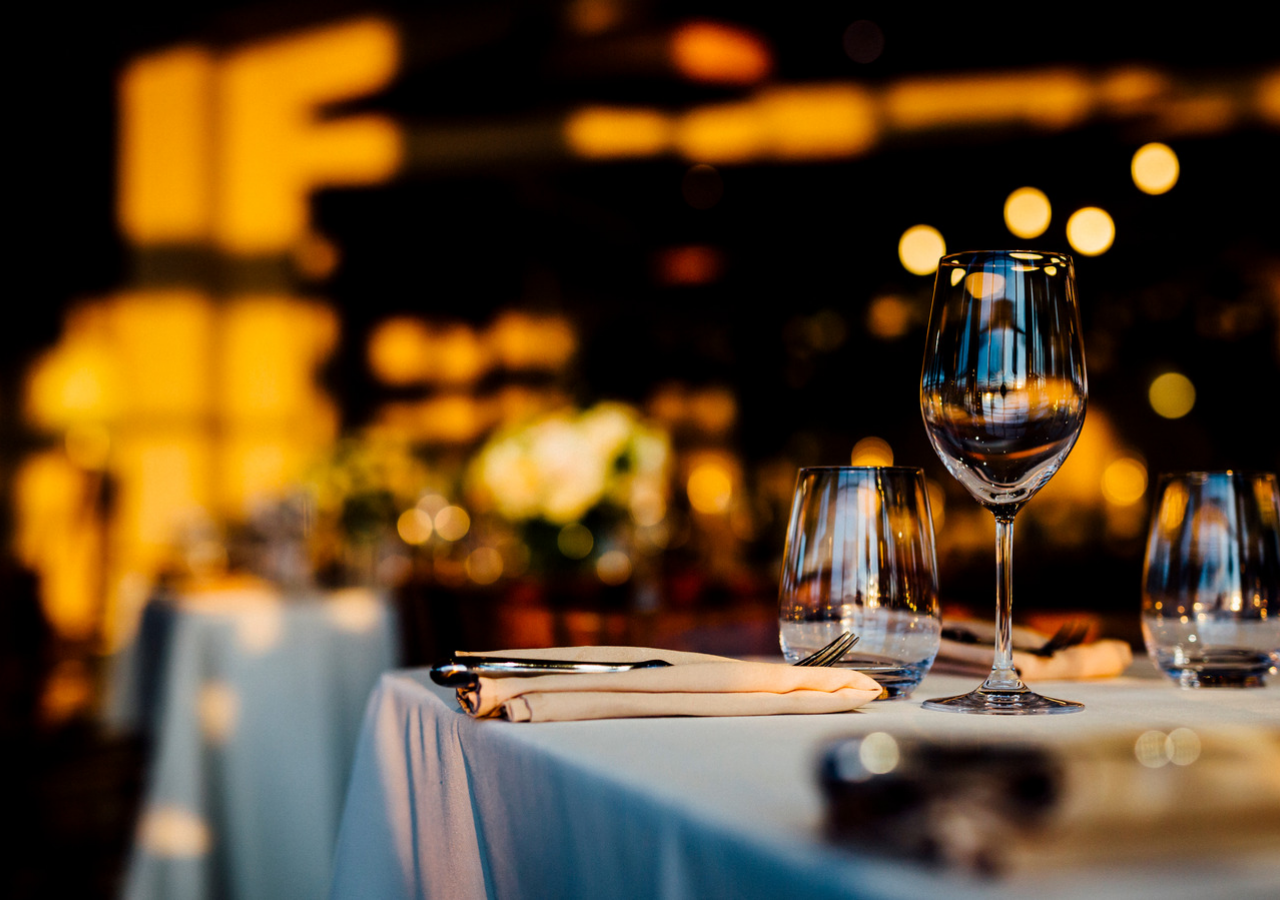
<file: index.html>
<!DOCTYPE html>
<html lang="en">
  <head>
    <meta charset="UTF-8" />
    <meta http-equiv="X-UA-Compatible" content="IE=edge" />
    <meta
      name="keywords"
      content="HTML, CSS, JavaScript, Fable, restaurants,"
    />
    <meta
      name="description"
      content="Reserve your seat quickly and conveniently"
    />
    <meta name="author" content="Fable" />
    <meta name="viewport" content="width=device-width, initial-scale=1.0" />

    <!-- FACEBOOK META TAGS -->
    <meta property="og:url" content="" />
    <meta property="og:type" content="Website" />
    <meta property="og:title" content="Fable" />
    <meta
      property="og:description"
      content="Reserve your seat quickly and conveniently"
    />
    <meta
      property="og:image"
      content="https://media.istockphoto.com/id/1297364206/photo/elegant-restaurant-table-setting-service-for-reception-with-reserved-card.jpg?s=612x612&w=0&k=20&c=u1xdq9GCv4sHfZCilPz3lvOL9R4YYyE8UAE3KyXya8E="
    />

    <title>FABLE</title>
    <link rel="icon" type="image/x-icon" href="images/icon.png" />
    <link rel="stylesheet" href="css/reset.css" />
    <link rel="stylesheet" href="css/style.css" />
    <link
      href="https://fonts.googleapis.com/css2?family=Lobster&display=swap"
      rel="stylesheet"
    />
  </head>
  <body>
    <div class="mySlides fade">
      <img
        class="img"
        src="images/image3.jpg"
        alt="restaurant"
        style="width: 100%"
      />

      <div class="wrapper">
        <div class="mySlides-wrapper">
          <h1>Welcome to Fable</h1>
          <p class="wrapper__p">CHOOSE THE DESIRED CITY</p>
        </div>
        <div class="btns">
          <a class="btn" style="--delay: 4.4s" href="">TBILISI</a>
          <a class="btn" style="--delay: 4.5s" href="listpage.html">BATUMI</a>
          <a class="btn" style="--delay: 4.6s" href="">KUTAISI</a>
        </div>
      </div>
    </div>

    <script src="js/script.js"></script>
  </body>
</html>
</file>
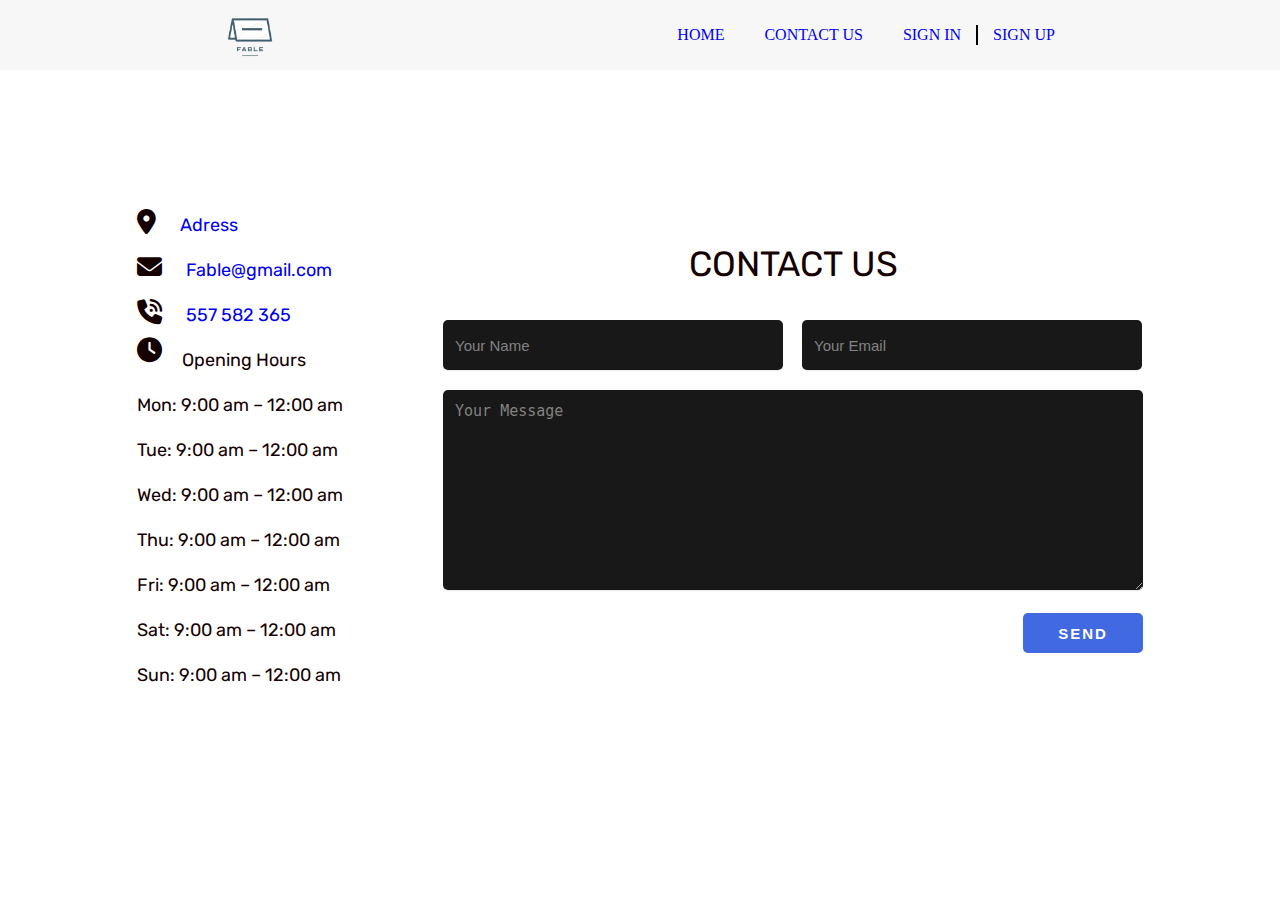
<file: contact.html>
<!DOCTYPE html>
<html lang="en">
  <head>
    <meta charset="UTF-8" />
    <meta http-equiv="X-UA-Compatible" content="IE=edge" />
    <meta name="viewport" content="width=device-width, initial-scale=1.0" />
    <title>Contact home</title>
    <link rel="icon" type="image/x-icon" href="images/icon1.jpg" />
    <link rel="stylesheet" href="css/reset.css" />
    <link rel="stylesheet" href="css/contactstyles.css" />
    <link
      rel="stylesheet"
      href="https://cdnjs.cloudflare.com/ajax/libs/font-awesome/6.2.1/css/all.min.css"
    />
    <link
      href="https://fonts.googleapis.com/css2?family=Rubik&display=swap"
      rel="stylesheet"
    />
  </head>
  <body>
    <header>
      <nav class="navbar">
        <a href="index.html"
          ><img src="images/image4.jpg" class="nav-branding"
        /></a>

        <ul class="nav-menu">
          <li class="nav-item">
            <a href="listpage.html" class="nav-link">HOME</a>
          </li>
          <li class="nav-item">
            <a href="contact.html" class="nav-link">CONTACT US</a>
          </li>
          <li class="nav-item auth">
            <a href="signin.html" class="nav-link auth">SIGN IN</a>
          </li>
          <div class="line"></div>
          <li class="nav-item auth">
            <a href="signin.html" class="nav-link auth">SIGN UP</a>
          </li>
        </ul>
        <div class="hamburger">
          <span class="bar"></span>
          <span class="bar"></span>
          <span class="bar"></span>
        </div>
      </nav>
    </header>
    <!-- contact  section start-->
    <section>
      <div class="contact-section">
        <div class="contact-info">
          <div>
            <i class="fa-solid fa-location-dot"></i>
            <a href="https://goo.gl/maps/1dxbVVWoY26Mxmu29">Adress</a>
          </div>
          <div>
            <i class="fa-solid fa-envelope"></i>
            <a href="mailto: Fable@gmail.com">Fable@gmail.com</a>
          </div>
          <div>
            <i class="fa-solid fa-phone-volume"></i>
            <a href="tel:557 582 365">557 582 365</a>
          </div>
          <div>
            <div class="hours">
              <i class="fa-solid fa-clock hours"></i>
              <p>Opening Hours</p>
            </div>
            <p>Mon: 9:00 am – 12:00 am</p>
            <p>Tue: 9:00 am – 12:00 am</p>
            <p>Wed: 9:00 am – 12:00 am</p>
            <p>Thu: 9:00 am – 12:00 am</p>
            <p>Fri: 9:00 am – 12:00 am</p>
            <p>Sat: 9:00 am – 12:00 am</p>
            <p>Sun: 9:00 am – 12:00 am</p>
          </div>
        </div>

        <div class="contact-form">
          <h2>contact us</h2>
          <form class="contact" action="" method="post">
            <input
              type="text"
              name="name"
              class="text-box"
              placeholder="Your Name"
              required
            />
            <input
              type="email"
              name="email"
              class="text-box"
              placeholder="Your Email"
              required
            />
            <textarea
              name="message"
              placeholder="Your Message"
              rows="5"
              required
            ></textarea>
            <input type="submit" name="submit" class="send-btn" value="send" />
          </form>
        </div>
      </div>
    </section>
    <!-- contact section end -->

    <script src="js/listpage.js"></script>
  </body>
</html>
</file>
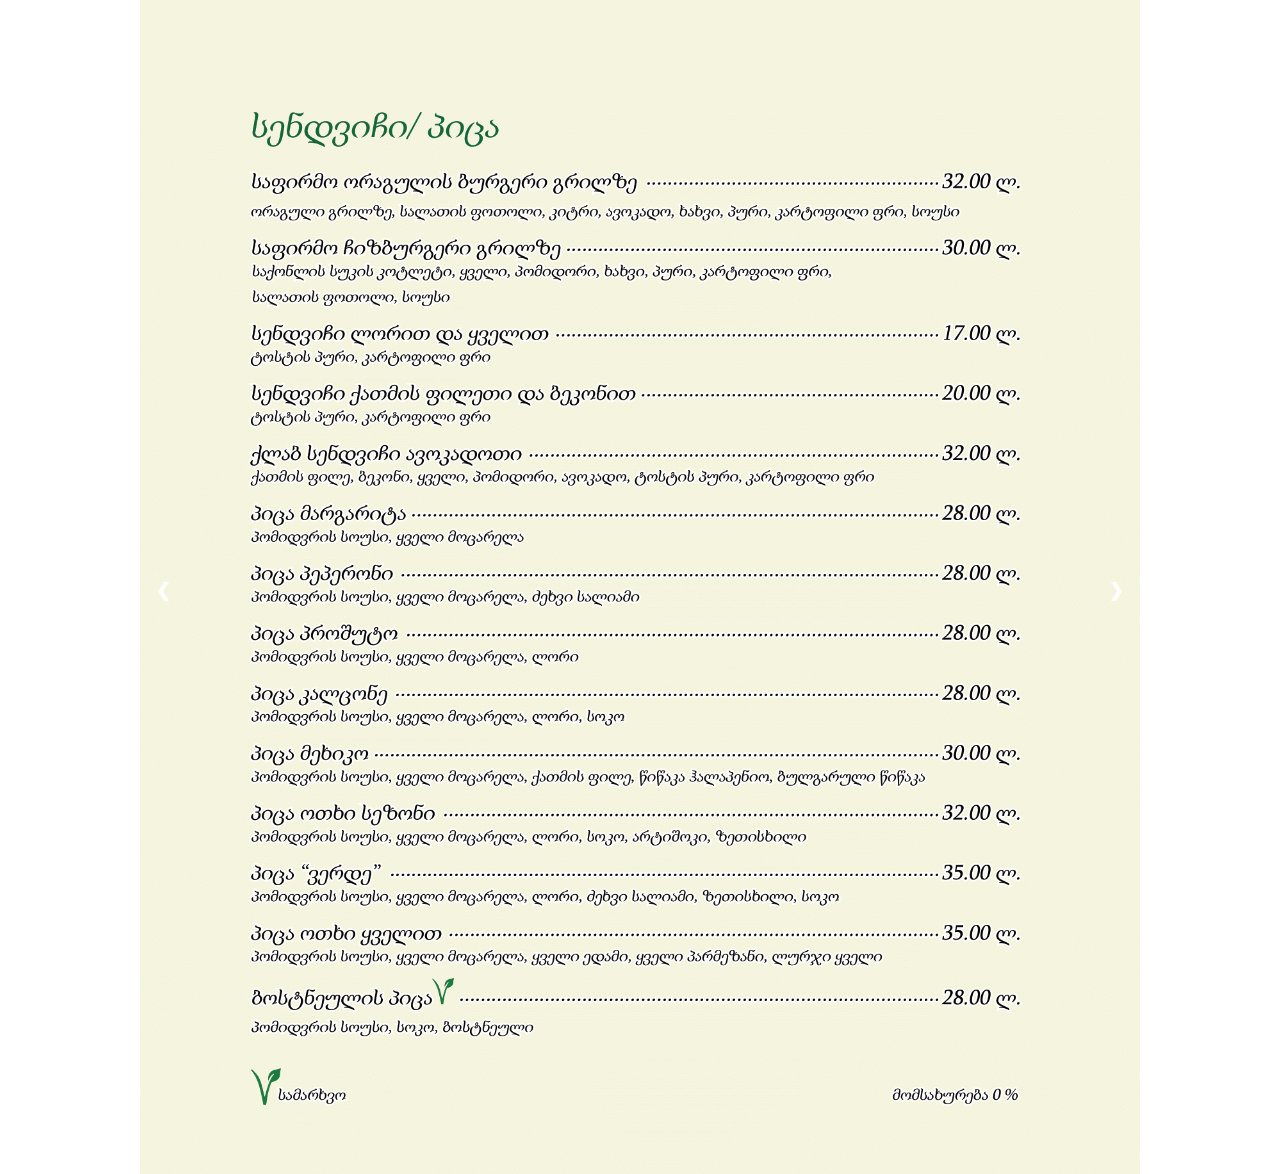
<file: menus.html>
<!DOCTYPE html>
<html lang="en">
  <head>
    <meta charset="UTF-8" />
    <meta http-equiv="X-UA-Compatible" content="IE=edge" />
    <meta name="viewport" content="width=device-width, initial-scale=1.0" />
    <title>MENU</title>
    <link rel="icon" type="image/x-icon" href="images/icon.png" />
    <link rel="stylesheet" href="css/reset.css" />
    <link rel="stylesheet" href="css/menu.css" />
  </head>
  <body>
    <div class="slideshow-container">
      <div class="mySlides fade">
        <img src="images/menu1.png" style="width: 100%" />
      </div>

      <div class="mySlides fade">
        <img src="images/menu2.png" style="width: 100%" />
      </div>

      <div class="mySlides fade">
        <img src="images/menu3.png" style="width: 100%" />
      </div>

      <a class="prev" onclick="plusSlides(-1)">❮</a>
      <a class="next" onclick="plusSlides(1)">❯</a>
    </div>

    <script src="js/menu.js"></script>
  </body>
</html>
</file>
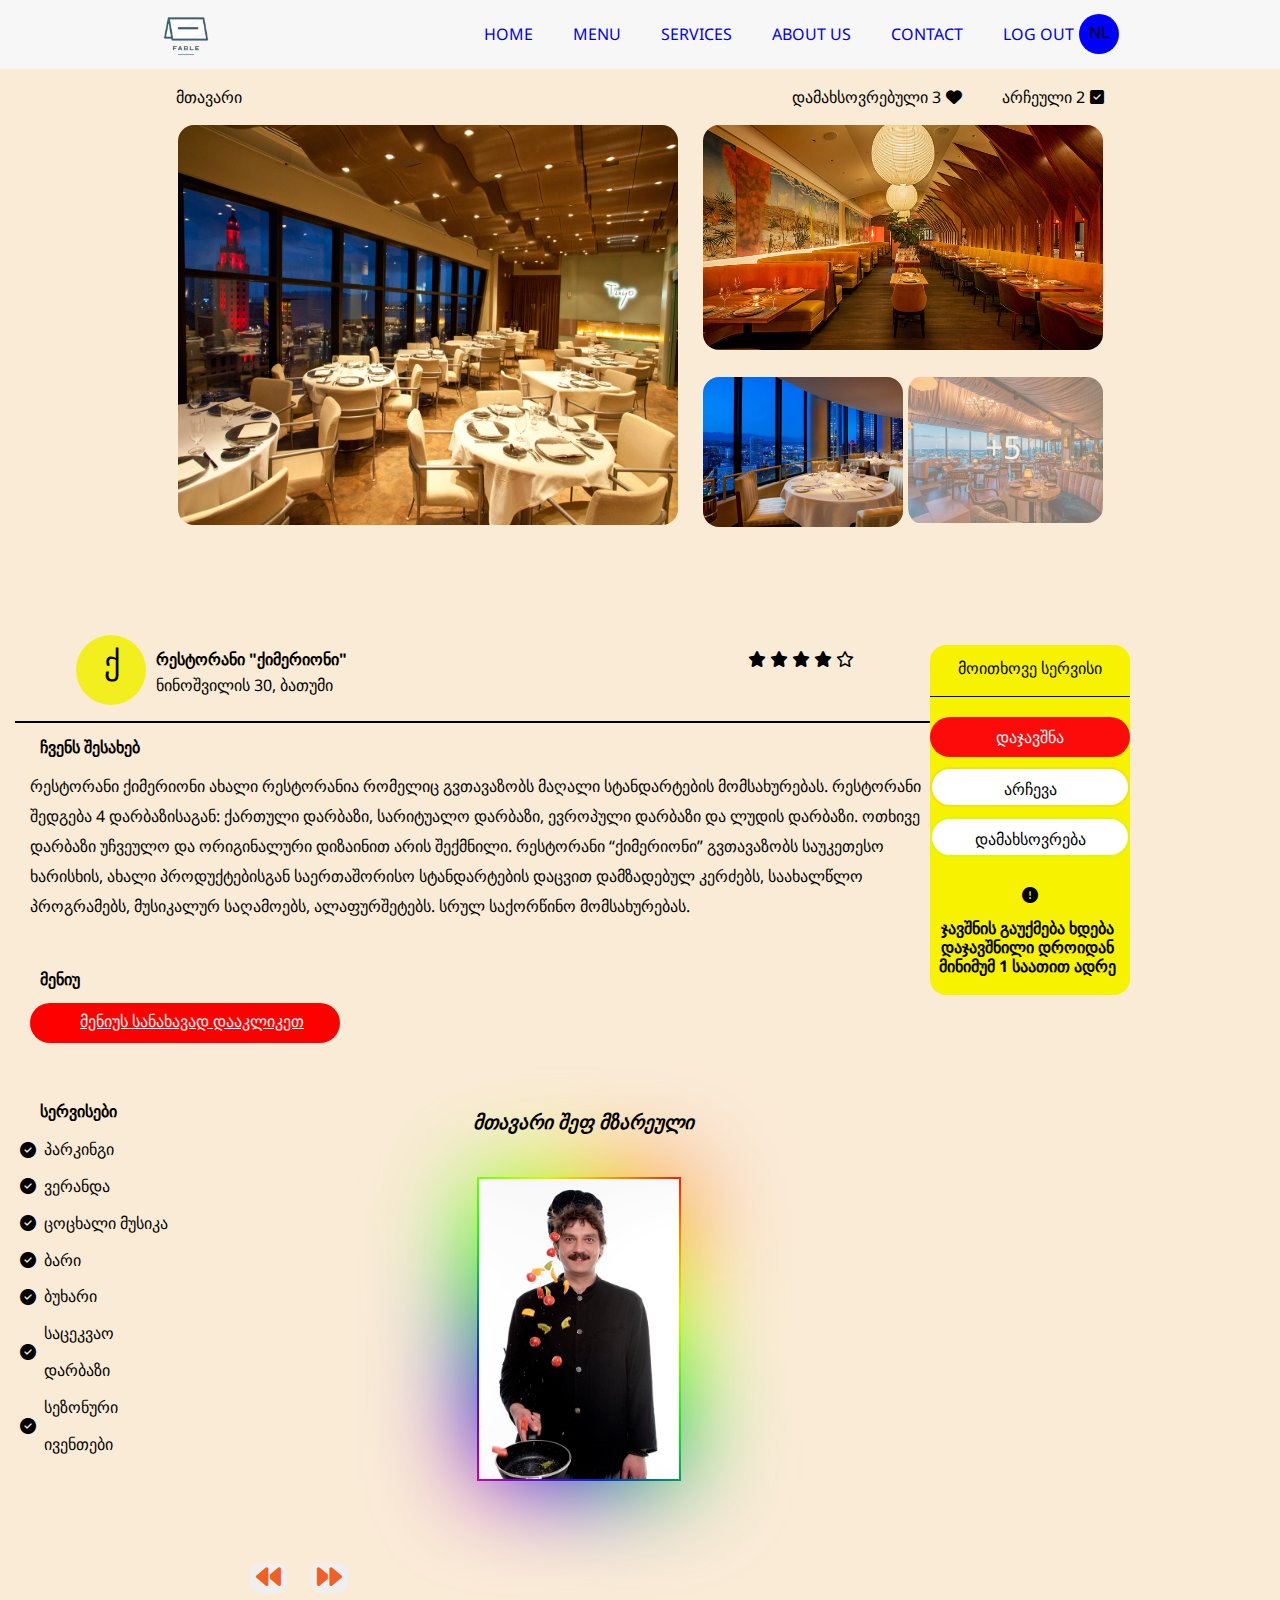
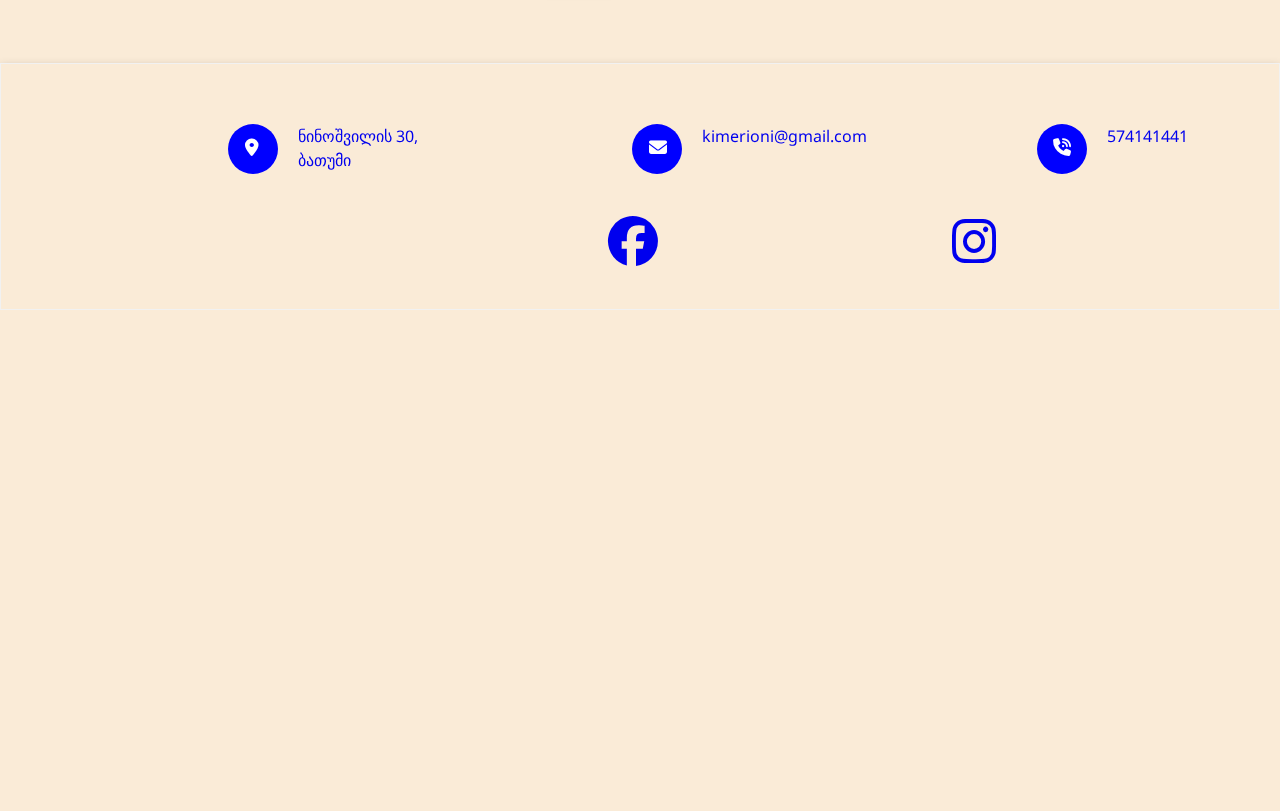
<file: restaurantpage.html>
<!DOCTYPE html>
<html lang="en">
  <head>
    <meta charset="UTF-8" />
    <meta http-equiv="X-UA-Compatible" content="IE=edge" />
    <meta name="viewport" content="width=device-width, initial-scale=1.0" />
    <title>ქიმერიონი</title>
    <link rel="icon" type="image/x-icon" href="images/icon.png" />

    <link rel="stylesheet" href="css/reset.css" />
    <link rel="stylesheet" href="css/style.css" />
    <link
      rel="stylesheet"
      href="https://cdnjs.cloudflare.com/ajax/libs/font-awesome/6.2.1/css/all.min.css"
    />
    <link
      href="https://fonts.googleapis.com/css2?family=Noto+Sans:wght@300&display=swap"
      rel="stylesheet"
    />

    <style>
      @media (max-width: 1110px) {
        .section1__maindiv1__right {
          display: none;
        }
      }
      </style>
    </style>
  </head>
  <body id="restaurantpage-body">
    <header>
      <nav class="navbar">
        <a href="index.html"
          ><img src="images/image4.jpg" class="nav-branding"
        /></a>

        <ul class="nav-menu">
          <li class="nav-item">
            <a href="listpage.html" class="nav-link">HOME</a>
          </li>
          <li class="nav-item">
            <a href="contact.html" class="nav-link">MENU</a>
          </li>
          <li class="nav-item">
            <a href="#" class="nav-link auth">SERVICES</a>
          </li>
          <!-- <div class="line"></div> -->
          <li class="nav-item">
            <a href="#" class="nav-link auth">ABOUT US</a>
          </li>
          <li class="nav-item">
            <a href="#" class="nav-link auth">CONTACT</a>
          </li>
          <li class="nav-item">
            <a href="#" class="nav-link auth">LOG OUT</a>
          </li>
          <div class="header-wraper__nav__ul__li__div">
            <span class="header-wraper__nav__ul__li__span">NL</span>
          </div>
        </ul>
        <div class="hamburger">
          <span class="bar"></span>
          <span class="bar"></span>
          <span class="bar"></span>
        </div>
      </nav>
    </header>
    <section class="section">
      <div class="section__maindiv">
        <div class="section__maindiv__span">
          <span>მთავარი </span>
          <span> დამახსოვრებული 3</span>
          <i class="fa-solid fa-heart"></i>
          <span class="spann"> არჩეული 2</span>
          <i class="fa-solid fa-square-check"></i>
        </div>
        <div class="section__maindiv3">
          <div class="section_left">
            <img src="images/image5.webp" alt="" />
          </div>

          <div class="section__maindiv1">
            <div class="top__img">
              <img src="images/image5.jpg" alt="" />
            </div>
            <div class="botton__maindiv">
              <div class="botton__img1">
                <img src="images/image6.webp" alt="" />
              </div>
              <div class="botton__img2">
                <img src="images/image7.jpg" alt="" />
                <span class="botton__img2__span">+5</span>
              </div>
            </div>
          </div>
        </div>
      </div>
    </section>

    <section class="section1">
      <div class="section1__maindiv1">
        <div class="section1__maindiv1__left">
          <div class="section1__maindiv1__left__block">
            <div class="section1__maindiv1__left1">
              <div class="section1__maindiv1__left__spandiv">
                <span>ქ</span>
              </div>

              <div class="section1__maindiv1__left__h2">
                <br />
                <h2>რესტორანი "ქიმერიონი"</h2>
                <h3>ნინოშვილის 30, ბათუმი</h3>
              </div>
            </div>

            <div class="section__maindiv1__left__right">
              <br />
              <i class="fa-solid fa-star"></i>
              <i class="fa-solid fa-star"></i>
              <i class="fa-solid fa-star"></i>
              <i class="fa-solid fa-star"></i>
              <i class="fa-regular fa-star"></i>
            </div>
          </div>
          <br />
          <div class="line"></div>
          <br />
          <p class="p1" id="aboutus">ჩვენს შესახებ</p>
          <br />
          <div class="aboutus">
            <span
              >რესტორანი ქიმერიონი ახალი რესტორანია რომელიც გვთავაზობს მაღალი
              სტანდარტების მომსახურებას. რესტორანი შედგება 4 დარბაზისაგან:
              ქართული დარბაზი, სარიტუალო დარბაზი, ევროპული დარბაზი და ლუდის
              დარბაზი. ოთხივე დარბაზი უჩვეულო და ორიგინალური დიზაინით არის
              შექმნილი. რესტორანი “ქიმერიონი” გვთავაზობს საუკეთესო ხარისხის,
              ახალი პროდუქტებისგან საერთაშორისო სტანდარტების დაცვით დამზადებულ
              კერძებს, საახალწლო პროგრამებს, მუსიკალურ საღამოებს, ალაფურშეტებს.
              სრულ საქორწინო მომსახურებას.</span
            >
          </div>

          <h2 class="menuh2" id="menu">მენიუ</h2>
          <br />
          <div class="menus">
            <a href="menus.html" target="_blank" class="clickmenu"
              >მენიუს სანახავად დააკლიკეთ</a
            >
          </div>
          <div class="services-wraper">
            <h2>სერვისები</h2>
            <h3>მთავარი შეფ მზარეული</h3>
            <nav>
              <ul>
                <li class="services-div">
                  <i class="fa-solid fa-circle-check"></i>
                  <p>პარკინგი</p>
                </li>
                <li class="services-div">
                  <i class="fa-solid fa-circle-check"></i>
                  <p>ვერანდა</p>
                </li>
                <li class="services-div">
                  <i class="fa-solid fa-circle-check"></i>
                  <p>ცოცხალი მუსიკა</p>
                </li>
                <li class="services-div">
                  <i class="fa-solid fa-circle-check"></i>
                  <p>ბარი</p>
                </li>
                <li class="services-div">
                  <i class="fa-solid fa-circle-check"></i>
                  <p>ბუხარი</p>
                </li>
                <li class="services-div">
                  <i class="fa-solid fa-circle-check"></i>
                  <p>საცეკვაო დარბაზი</p>
                </li>
                <li class="services-div">
                  <i class="fa-solid fa-circle-check"></i>
                  <p>სეზონური ივენთები</p>
                </li>
              </ul>
            </nav>

            <div class="block">
              <img src="images/chiefimage.jpg" alt="" />
            </div>
          </div>
        </div>
        <div class="section1__maindiv1__right">
          <div class="mainspan1">
            <span class="title">მოითხოვე სერვისი</span>
            <div class="line2"></div>
            <a href="#popup1" class="span2">
              <span>დაჯავშნა</span>
            </a>
            <div class="span3">
              <span>არჩევა</span>
            </div>
            <div class="span4">
              <span>დამახსოვრება</span>
            </div>
            <div class="warning">
              <i class="fa-solid fa-circle-exclamation"></i>
            </div>
            <br />
            <div class="lastspandiv">
              <p class="lastspan">
                ჯავშნის გაუქმება ხდება დაჯავშნილი დროიდან მინიმუმ 1 საათით ადრე
              </p>
            </div>
          </div>
        </div>
      </div>
    </section>

    <section class="our-customers" id="section3">
      <div class="our-customer-div">
        <div id="api-user-email">
          <ul id="ul-list"></ul>
        </div>
        <div class="arrows">
          <button id="loadPrev">
            <i class="fa-solid fa-backward"></i>
          </button>
          <button id="loadNext">
            <i class="fa-solid fa-forward"></i>
          </button>
        </div>
      </div>
    </section>

    <footer>
      <div class="footer-maindiv">
        <div class="information" id="informationid">
          <div class="information-left-div">
            <div class="information-div">
              <i class="fa-solid fa-location-dot iconn"></i>
              <a href="https://goo.gl/maps/mjCi8fK5Lq8rFoLN7"
                >ნინოშვილის 30, ბათუმი</a
              >
            </div>

            <div>
              <div class="information-div">
                <i class="fa-solid fa-envelope iconn"></i>
                <a href="mailto: kimerioni@gmail.com">kimerioni@gmail.com</a>
              </div>
            </div>
            <div class="information-div">
              <i class="fa-solid fa-phone-volume iconn"></i>
              <a href="tel:548 25 48 79">574141441</a>
            </div>
          </div>
          <div class="information-right-div">
            <a href="https://www.facebook.com/profile.php?id=100063690440045"
              ><i class="fa-brands fa-facebook"></i
            ></a>
            <a href="https://www.instagram.com/"
              ><i class="fa-brands fa-instagram"></i
            ></a>
          </div>
        </div>
        <div class="mapdiv">
          <iframe
            src="https://www.google.com/maps/embed?pb=!1m14!1m12!1m3!1d4929.857019534624!2d41.635000362276564!3d41.6513152934355!2m3!1f0!2f0!3f0!3m2!1i1024!2i768!4f13.1!5e1!3m2!1sen!2sge!4v1670364762118!5m2!1sen!2sge"
            width="600"
            height="450"
            style="border: 0"
            allowfullscreen=""
            loading="lazy"
            referrerpolicy="no-referrer-when-downgrade"
          ></iframe>
        </div>
      </div>
    </footer>
    <div id="popup1" class="overlay">
      <div class="popup">
        <h2>BOOK A TABLE</h2>
        <a class="close" href="#">&times;</a>
        <div class="content">
          <form class="contact" action="" method="post">
            <div class="your-name">
              <input
                type="text"
                name="name"
                class="text-box"
                placeholder="Your Name"
                required
              />
              <input
                type="LastName"
                name="LastName"
                class="lastname"
                placeholder="Your last Name"
                required
              />
            </div>
            <div class="icon-wraper">
              <div>
                <i class="fa-solid fa-calendar-days"></i>
                <input
                  type="Date"
                  name="Date"
                  class="Date"
                  placeholder="Date"
                  required
                />
              </div>
              <div>
                <i class="fa-regular fa-clock"></i>
                <input
                  type="Time"
                  name="Time"
                  class="Time"
                  placeholder="Time"
                  required
                />
              </div>
              <div>
                <i class="fa-regular fa-phone-volume"></i>
                <input
                  type="Phone"
                  name="Phone"
                  class="Phone"
                  placeholder="Phone"
                  required
                />
              </div>
            </div>
            <textarea
              name="message"
              class="message"
              placeholder="Your Message"
              rows="5"
              required
            ></textarea>
          </form>
          <input type="submit" name="submit" class="send-btn" value="send" />
        </div>
      </div>
    </div>

    <script src="js/listpage.js"></script>
  </body>
</html>
</file>
<file: css/style.css>
/*
* Prefixed by https://autoprefixer.github.io
* PostCSS: v8.4.14,
* Autoprefixer: v10.4.7
* Browsers: last 4 version
*/

@import url("https://fonts.googleapis.com/css2?family=Lora:ital,wght@1,600&display=swap");

html {
  scroll-behavior: smooth;
}
.img {
  position: absolute;
  top: 0;
  left: 0;
  -o-object-fit: cover;
  object-fit: cover;
  -o-object-position: center;
  object-position: center;
  height: 100vh;
  width: 100%;
  /* z-index: -1; */
}

/* make fade */
.fade {
  -webkit-animation-name: fade;
  animation-name: fade;
  -webkit-animation-duration: 1.5s;
  animation-duration: 1.5s;
}

.mySlides {
  height: 505px;
  position: relative;
}

.wrapper {
  display: -webkit-box;
  display: -ms-flexbox;
  display: flex;
  -webkit-box-pack: center;
  -ms-flex-pack: center;
  justify-content: center;
  -webkit-box-align: center;
  -ms-flex-align: center;
  align-items: center;
  -webkit-box-orient: vertical;
  -webkit-box-direction: normal;
  -ms-flex-direction: column;
  flex-direction: column;
  height: 100%;
}

@media (max-width: 900px) {
  .wrapper {
    text-align: center;
    padding-top: 140px;
  }

  .wrapper__p {
    font-size: 23px;
  }
}

@-webkit-keyframes fade {
  from {
    opacity: 0.4;
  }
  to {
    opacity: 1;
  }
}

@keyframes fade {
  from {
    opacity: 0.4;
  }
  to {
    opacity: 1;
  }
}

/* make h1 welcome to fable */
.mySlides-wrapper h1 {
  font-family: "Lobster", cursive;
  font-size: 5em;
  color: #fff;
  -webkit-animation: 5s anim-lineUp ease-out;
  animation: 5s anim-lineUp ease-out;
  -webkit-animation-fill-mode: both;
  animation-fill-mode: both;
  margin-bottom: -5px;
}
@-webkit-keyframes anim-lineUp {
  0% {
    opacity: 0;
    -webkit-transform: translateY(-30%);
    transform: translateY(-30%);
  }
  40% {
    opacity: 1;
    -webkit-transform: translateY(-50%);
    transform: translateY(-50%);
  }

  90% {
    -webkit-transform: translateY(-50%);
    transform: translateY(-50%);
  }
  100% {
    opacity: 1;
    -webkit-transform: translateY(-100%);
    transform: translateY(-100%);
  }
}
@keyframes anim-lineUp {
  0% {
    opacity: 0;
    -webkit-transform: translateY(-30%);
    transform: translateY(-30%);
  }
  40% {
    opacity: 1;
    -webkit-transform: translateY(-50%);
    transform: translateY(-50%);
  }

  90% {
    -webkit-transform: translateY(-50%);
    transform: translateY(-50%);
  }
  100% {
    opacity: 1;
    -webkit-transform: translateY(-100%);
    transform: translateY(-100%);
  }
}

.wrapper__p {
  color: #fff;
  text-align: center;
  opacity: 0;
  -webkit-animation: 1s lastAnimation;
  animation: 1s lastAnimation;
  -webkit-animation-delay: 4.5s;
  animation-delay: 4.5s;
  -webkit-animation-fill-mode: both;
  animation-fill-mode: both;
  margin-bottom: 10px;
}

.btns {
  -webkit-transform: translateY(100%);
  -ms-transform: translateY(100%);
  transform: translateY(100%);
}

.btn {
  border-radius: 5px;
  background-color: blueviolet;
  color: #fff;
  height: 40px;
  padding: 0 20px;
  display: -webkit-inline-box;
  display: -ms-inline-flexbox;
  display: inline-flex;
  -webkit-box-align: center;
  -ms-flex-align: center;
  align-items: center;
  -webkit-box-pack: center;
  -ms-flex-pack: center;
  justify-content: center;
}

.btn {
  opacity: 0;
  -webkit-animation: 1s lastAnimation;
  animation: 1s lastAnimation;
  -webkit-animation-delay: var(--delay);
  animation-delay: var(--delay);
  -webkit-animation-fill-mode: both;
  animation-fill-mode: both;
}

@-webkit-keyframes lastAnimation {
  from {
    visibility: hidden;
    opacity: 0;
  }
  to {
    opacity: 1;
    visibility: visible;
    -webkit-transform: translateY(-100%);
    transform: translateY(-100%);
  }
}

@keyframes lastAnimation {
  from {
    visibility: hidden;
    opacity: 0;
  }
  to {
    opacity: 1;
    visibility: visible;
    -webkit-transform: translateY(-100%);
    transform: translateY(-100%);
  }
}
#restaurantpage-body {
  background-color: antiquewhite;
}
/* make restaurant pages */
body {
  position: relative;
  font-family: "Noto Sans", sans-serif;
}

/* add header */
header {
  background-color: #f7f7f7;
  position: fixed;
  z-index: 55;
  width: 100%;
}
.navbar {
  min-height: 70px;
  display: -webkit-box;
  display: -ms-flexbox;
  display: flex;
  -ms-flex-pack: distribute;
  justify-content: space-around;
  -webkit-box-align: center;
  -ms-flex-align: center;
  align-items: center;
  padding: 0 24px;
}
.nav-menu {
  display: -webkit-box;
  display: -ms-flexbox;
  display: flex;
  -ms-flex-pack: distribute;
  justify-content: space-around;
  -webkit-box-align: center;
  -ms-flex-align: center;
  align-items: center;
}

.nav-branding {
  width: 50px;
  height: 50px;
  vertical-align: middle;
}
.nav-link {
  -webkit-transition: 0.7s ease;
  -o-transition: 0.7s ease;
  transition: 0.7s ease;
}

.nav-item + .nav-item {
  margin-left: 40px;
}
.nav-link:hover {
  color: #5863f8;
}
.hamburger {
  display: none;
  cursor: pointer;
}

.bar {
  display: block;
  width: 25px;
  height: 3px;
  margin: 5px auto;
  -webkit-transition: all 0.3s ease-in-out;
  -o-transition: all 0.3s ease-in-out;
  transition: all 0.3s ease-in-out;
  background-color: rgb(2, 0, 0);
}
.line {
  width: 2px;
  height: 20px;
  background-color: black;
  margin: 0 15px;
}
.nav-link :nth-child(3) {
  margin-left: 50px;
}
.header-wraper__nav__ul__li__div {
  background-color: blue;
  width: 40px;
  height: 40px;
  border-radius: 50%;
  vertical-align: middle;
  -webkit-box-align: center;
  -ms-flex-align: center;
  align-items: center;
  margin-left: 5px;
}
.header-wraper__nav__ul__li__span {
  display: -webkit-box;
  display: -ms-flexbox;
  display: flex;
  -webkit-box-pack: center;
  -ms-flex-pack: center;
  justify-content: center;
  -webkit-box-align: center;
  -ms-flex-align: center;
  align-items: center;
  top: 50%;
  left: 50%;
  padding-top: 10px;
}

@media (max-width: 1000px) {
  .hamburger {
    display: block;
  }

  .navbar {
    display: -webkit-box;
    display: -ms-flexbox;
    display: flex;
    /* justify-content: space-between; */
    -webkit-box-align: center;
    -ms-flex-align: center;
    align-items: center;
    padding: 0 32px;
    min-height: 30px;
  }
  .line {
    display: none;
  }
  .hamburger.active .bar:nth-child(2) {
    opacity: 0;
  }
  .hamburger.active .bar:nth-child(1) {
    -webkit-transform: translateY(8px) rotate(45deg);
    -ms-transform: translateY(8px) rotate(45deg);
    transform: translateY(8px) rotate(45deg);
  }
  .hamburger.active .bar:nth-child(3) {
    -webkit-transform: translateY(-8px) rotate(-45deg);
    -ms-transform: translateY(-8px) rotate(-45deg);
    transform: translateY(-8px) rotate(-45deg);
  }
  .nav-menu {
    position: fixed;
    left: -100%;
    top: 70px;
    gap: 0;
    -webkit-box-orient: vertical;
    -webkit-box-direction: normal;
    -ms-flex-direction: column;
    flex-direction: column;
    background-color: #f8eeee;
    width: 100%;
    text-align: center;
    -webkit-transition: 0.3s;
    -o-transition: 0.3s;
    transition: 0.3s;
    z-index: 444;
  }
  .nav-item {
    margin: 16px 0;
  }
  .nav-menu.active {
    left: 0;
  }
}
/* add section 1 */
.section__maindiv__span {
  width: 100%;
  margin: 0 auto;
  display: -webkit-box;
  display: -ms-flexbox;
  display: flex;
  -webkit-box-pack: center;
  -ms-flex-pack: center;
  justify-content: center;
  -webkit-box-align: center;
  -ms-flex-align: center;
  align-items: center;
  padding: 20px 0;
  margin-top: -21px;
  padding-top: 90px;
}
.section__maindiv__span span:nth-child(1) {
  margin-right: 550px;
}
.section__maindiv__span span:nth-child(2) {
  margin-right: 5px;
}
.spann {
  margin-left: 40px;
  margin-right: 5px;
}
.section {
  width: 100%;
  /* background-color: antiquewhite; */
}
.section__maindiv {
  margin-top: 20px;
  /* background-color: antiquewhite; */
}
.section_left {
  width: 500px;
  height: 500px;
}
.section_left img {
  width: 100%;
  height: 400px;
  border-radius: 1rem;
}

.section__maindiv3 {
  display: -webkit-box;
  display: -ms-flexbox;
  display: flex;
  -webkit-box-align: center;
  -ms-flex-align: center;
  align-items: center;
  -webkit-box-pack: center;
  -ms-flex-pack: center;
  justify-content: center;
  margin: 0 auto;
}
.top__img {
  width: 400px;
  padding-top: 0;
  /* height: 200px; */
}
.top__img img {
  width: 100%;
  border-radius: 1rem;
}

.botton__img1 {
  width: 200px;
  /* height: 100px; */
}
.botton__img1 img {
  width: 100%;
  height: 150px;
  margin-top: 25px;
  border-radius: 1rem;
}
.botton__img2 {
  width: 200px;
  height: 100px;
  margin-top: 25px;
  opacity: 0.5;
  position: relative;
}
.botton__img2 img {
  width: 100%;
  border-radius: 1rem;
  padding-left: 5px;
}
.botton__maindiv {
  display: -webkit-box;
  display: -ms-flexbox;
  display: flex;
}
.section__maindiv1 {
  height: 500px;
  margin-left: 25px;
}
.botton__img2__span {
  position: absolute;
  top: 70%;
  left: 50%;
  -webkit-transform: translate(-50%, -50%);
  -ms-transform: translate(-50%, -50%);
  transform: translate(-50%, -50%);
  font-size: xx-large;
  color: rgb(243, 242, 242);
  /* z-index: 88 !important; */
}

/* add section2 */
.section1__maindiv1__left__spandiv {
  width: 70px;
  height: 70px;
  border-radius: 50%;
  background-color: rgb(243, 239, 31);
  position: relative;
  margin-top: 10px;
}

.section1__maindiv1__left__spandiv span {
  position: absolute;
  top: 15%;
  left: 40%;
  font-size: xx-large;
}
.section1__maindiv1__left1 {
  display: -webkit-box;
  display: -ms-flexbox;
  display: flex;
}

.line {
  background-color: black;
  width: 100%;
  height: 2px;
}
.section1__maindiv1__left__block {
  display: -webkit-box;
  display: -ms-flexbox;
  display: flex;
  -ms-flex-pack: distribute;
  justify-content: space-around;
  vertical-align: middle;
}

.section1__maindiv1__left {
  -webkit-box-align: center;
  -ms-flex-align: center;
  align-items: center;
  -webkit-box-pack: center;
  -ms-flex-pack: center;
  justify-content: center;
  margin: 0 auto;
  max-width: 100%;
}
#menu {
  margin-top: 50px;
}
.menus {
  width: 310px;
  height: 40px;
  background-color: red;
  border-radius: 5rem;
  padding-top: 10px;
  margin-left: 30px;
}
.clickmenu {
  width: 800px;
  height: 200px;
  margin-left: 50px;
  text-decoration: underline;
  color: white;
}
.menus:hover {
  background-color: yellow;
  -webkit-transition: 3s;
  -o-transition: 3s;
  transition: 3s;
}

/* right div */
.section1__maindiv1__right {
  width: 260px;
}
.line2 {
  width: 100%;
  height: 4px;
  border-radius: 5rem;
  background-color: black;
  margin-top: 20px;
  margin-bottom: 20px;
}
.span2 {
  width: 200px;
  height: 40px;
  border-radius: 2rem;
  background-color: rgb(253, 10, 10);
  margin-bottom: 10px;
  position: relative;
}
.span2 span {
  color: white;
}

.span3 {
  width: 200px;
  height: 40px;
  border-radius: 2rem;
  background-color: rgb(255, 255, 255);
  border: solid #f3e308 2px;
  margin-bottom: 10px;
  position: relative;
}

.span4 {
  width: 200px;
  height: 40px;
  border-radius: 2rem;
  background-color: rgb(255, 255, 255);
  border: solid #def706 2px;
  margin-bottom: 10px;
  position: relative;
}

.section1__maindiv1 {
  display: -webkit-box;
  display: -ms-flexbox;
  display: flex;
  margin-right: 150px;
  max-width: 100%;
}
.mainspan1 {
  margin-top: 20px;
  display: -webkit-box;
  display: -ms-flexbox;
  display: flex;
  -webkit-box-orient: vertical;
  -webkit-box-direction: normal;
  -ms-flex-direction: column;
  flex-direction: column;
  -webkit-box-align: center;
  -ms-flex-align: center;
  align-items: center;
  position: sticky !important;
  top: 10px;
  background-color: rgb(247, 242, 0);
  border-radius: 1rem;
  height: 350px;
}

.mainspan1 span.title {
  margin-top: 15px;
}

.mainspan1 > div > span,
.mainspan1 > a > span {
  text-align: center;
  display: -webkit-box;
  display: -ms-flexbox;
  display: flex;
  height: 40px;
  -webkit-box-pack: center;
  -ms-flex-pack: center;
  justify-content: center;
  -webkit-box-align: center;
  -ms-flex-align: center;
  align-items: center;
}
.warning {
  margin-top: 20px;
}
.lastspan {
  font-weight: bold;
}
.lastspandiv {
  padding-right: 5px;
  width: 100%;
  height: 100%;
  text-align: center;
}

.lastspandiv .lastspan {
  width: 95%;
  margin: auto;
  display: block;
  line-height: 19px;
}

.aboutus {
  width: 100%;

  margin-left: 30px;
  line-height: 30px;
}
.p1 {
  font-weight: bold;
  margin-left: 40px;
}
.section1__maindiv1__left__h2 {
  margin-left: 10px;
  margin-right: 250px;
}
.section1__maindiv1__left__h2 h2 {
  font-weight: bolder;
  margin-bottom: 10px;
  margin-top: 10px;
}
.section__maindiv1__left__right {
  margin-top: 10px;
}
.menuh2 {
  font-weight: bold;
  margin-left: 40px;
}

/* add services section */
.services-wraper {
  width: 800px;
  height: 400px;
  /* border: dotted;
  border-width: 10px 4px;
  border-radius: 10px 40px;
  color: #000; */
  margin-top: 60px;
  position: relative;
}
.services-wraper h3 {
  margin-left: 473px;
  margin-top: -27px;
  font-size: larger;
  font-style: oblique;
  font-weight: bolder;
}
.services-wraper h2 {
  font-weight: bold;
  margin-left: 40px;
  margin-bottom: 20px;
  /* text-align: center; */
}
.services-div {
  margin: 0 20px;
  display: -webkit-box;
  display: -ms-flexbox;
  display: flex;
  line-height: 2.3rem;
  max-width: 150px;
  -webkit-box-align: center;
  -ms-flex-align: center;
  align-items: center;
}
.services-div p {
  /* padding-top: -2px; */
  margin-left: 8px;
}
.services {
  display: -webkit-box;
  display: -ms-flexbox;
  display: flex;
  width: 100px;
  -ms-flex-wrap: wrap;
  flex-wrap: wrap;
  -ms-flex-line-pack: center;
  align-content: center;
  -webkit-box-pack: justify;
  -ms-flex-pack: justify;
  justify-content: space-between;
  font-style: oblique;
}
/* add image  */
.block {
  position: absolute;
  /* margin: 300px auto 0; */
  width: 200px;
  height: 300px;
  background: -webkit-gradient(
    linear,
    left bottom,
    left top,
    from(#000),
    to(#272727)
  );
  background: -o-linear-gradient(bottom, #000, #272727);
  background: linear-gradient(0deg, #000, #272727);
  margin-top: -283px;
  margin-left: 479px;
}
.block:before,
.block:after {
  content: "";
  position: absolute;
  left: -2px;
  top: -2px;
  background: -o-linear-gradient(
    45deg,
    #fb0094,
    #0000ff,
    #00ff00,
    #ffff00,
    #ff0000,
    #fb0094,
    #0000ff,
    #00ff00,
    #ffff00,
    #ff0000
  );
  background: linear-gradient(
    45deg,
    #fb0094,
    #0000ff,
    #00ff00,
    #ffff00,
    #ff0000,
    #fb0094,
    #0000ff,
    #00ff00,
    #ffff00,
    #ff0000
  );
  background-size: 400%;
  width: calc(100% + 4px);
  height: calc(100% + 4px);
  z-index: -1;
  -webkit-animation: steam 20s linear infinite;
  animation: steam 20s linear infinite;
}

@-webkit-keyframes steam {
  0% {
    background-position: 0 0;
  }
  50% {
    background-position: 400% 0;
  }
  100% {
    background-position: 0 0;
  }
}

@keyframes steam {
  0% {
    background-position: 0 0;
  }
  50% {
    background-position: 400% 0;
  }
  100% {
    background-position: 0 0;
  }
}

.block:after {
  -webkit-filter: blur(50px);
  filter: blur(50px);
}
.block img {
  width: 100%;
}
/* Slideshow container */
.slideshow-container {
  max-width: 1000px;
  position: relative;
  margin: auto;
}

/* Next & previous buttons */
.prev,
.next {
  cursor: pointer;
  position: absolute;
  top: 50%;
  width: auto;
  padding: 16px;
  margin-top: -22px;
  color: white;
  font-weight: bold;
  font-size: 18px;
  -webkit-transition: 0.6s ease;
  -o-transition: 0.6s ease;
  transition: 0.6s ease;
  border-radius: 0 3px 3px 0;
  -webkit-user-select: none;
  -moz-user-select: none;
  -ms-user-select: none;
  user-select: none;
}

/* Position the "next button" to the right */
.next {
  right: 0;
  border-radius: 3px 0 0 3px;
}

/* On hover, add a black background color with a little bit see-through */
.prev:hover,
.next:hover {
  background-color: rgba(0, 0, 0, 0.8);
}

/* Caption text */
.text {
  color: #f2f2f2;
  font-size: 15px;
  padding: 8px 12px;
  position: absolute;
  bottom: 8px;
  width: 100%;
  text-align: center;
}

/* Number text (1/3 etc) */
.numbertext {
  color: #f2f2f2;
  font-size: 12px;
  padding: 8px 12px;
  position: absolute;
  top: 0;
}

/* Fading animation */
.fade {
  -webkit-animation-name: fade;
  animation-name: fade;
  -webkit-animation-duration: 1.5s;
  animation-duration: 1.5s;
}

@keyframes fade {
  from {
    opacity: 0.4;
  }
  to {
    opacity: 1;
  }
}

/* On smaller screens, decrease text size */
@media only screen and (max-width: 300px) {
  .prev,
  .next,
  .text {
    font-size: 11px;
  }
}

/* make footer styles */
.footer-maindiv {
  max-width: 100%;
  margin-top: 50px;
  -webkit-box-shadow: 0 5px 10px #0000004f;
  box-shadow: 0 5px 10px #0000004f;
}
.information {
  position: relative;
  padding: 30px 15px;
  font-weight: 400;
  line-height: 1.5;
  color: #212529;
  text-align: left;
  border: 1px solid #f1f1f1;
  padding-left: 50px;
  max-width: 100%;
}
.information-div {
  width: 50px;
  height: 50px;
  background-color: blue;
  border-radius: 50%;
  position: relative;
  margin: 30px;
  vertical-align: middle;
  display: -ms-grid;
  display: grid;
}
.iconn {
  position: absolute;
  top: 30%;
  left: 33%;
  font-size: large;
  color: white;
}
.information-div a {
  margin-left: 70px;
  vertical-align: middle;
  width: 100%;
  display: -webkit-box;
  display: -ms-flexbox;
  display: flex;
  /* display: inline-block; */
}
.information-left-div {
  display: -webkit-box;
  display: -ms-flexbox;
  display: flex;
  -ms-flex-pack: distribute;
  justify-content: space-around;
}
.information-right-div {
  margin: 0 auto;
  -ms-flex-pack: distribute;
  justify-content: space-around;
  display: -webkit-box;
  display: -ms-flexbox;
  display: flex;
  width: 100%;
  width: 100px;
  font-size: 50px;
}
.fa-facebook {
  margin-right: 150px;
  max-width: 100%;
}
.fa-instagram {
  margin-left: 144px;
}
.mapdiv {
  height: 500px;
  max-width: 1100px;
  margin: auto;
  text-align: center;
}
.mapdiv iframe {
  width: 100%;
  text-align: center;
  /* margin-left: 150px; */
  padding-top: 20px;
}

/* add popup */
#popup1 {
  width: 500px;
  height: 300px;
  margin: 0 auto;
}
.popup {
  width: 100%;
  height: 100%;
  background-color: rgb(199, 178, 178);
  opacity: 1;
}
.overlay {
  position: fixed;
  top: 0;
  bottom: 0;
  left: 0;
  right: 0;
  visibility: hidden;
  opacity: 0;
}
.overlay:target {
  visibility: visible;
  opacity: 1;
}
.your-name {
  margin-bottom: 10px;
}
.text-box {
  border-radius: 5px;
}
.lastname {
  border-radius: 5px;
}
.Date {
  border-radius: 5px;
}
.Time {
  border-radius: 5px;
}
.Phone {
  border-radius: 5px;
}
.icon-wraper {
  margin-bottom: 10px;
}
.message {
  border-radius: 5px;
}
.popup {
  margin: 70px auto;
  padding: 20px;
  background: rgb(211, 202, 202);
  border-radius: 5px;
  width: 100%;
  position: relative;
  -webkit-transition: all 5s ease-in-out;
  -o-transition: all 5s ease-in-out;
  transition: all 5s ease-in-out;
}

.popup h2 {
  margin-top: 20px;
  margin-bottom: 20px;
  color: #333;
  font-family: Tahoma, Arial, sans-serif;
}
.popup .close {
  position: absolute;
  top: 20px;
  right: 30px;
  -webkit-transition: all 200ms;
  -o-transition: all 200ms;
  transition: all 200ms;
  font-size: 30px;
  font-weight: bold;
  text-decoration: none;
  color: #333;
}
.popup .close:hover {
  color: #000000;
}
.popup .content {
  /* max-height: 30%; */
  overflow: auto;
}
.icon-wraper {
  display: -webkit-box;
  display: -ms-flexbox;
  display: flex;
  width: 100%;
}
.message {
  width: 423px;
}
.services {
  display: -webkit-box;
  display: -ms-flexbox;
  display: flex;
}
/* ----- */
#ul-list {
  overflow: hidden;
  margin-top: 120px;
  display: -webkit-box;
  display: -ms-flexbox;
  display: flex;
  -ms-flex-wrap: wrap;
  flex-wrap: wrap;
  color: rgb(244, 94, 0);
  font-size: 15px;
  font-family: "BPG Nino Mtavruli";
  font-weight: bold;
}
.our-customers {
  margin-top: 120px;
  max-width: 1600px;
  width: 100%;
  overflow: hidden;
  margin: 0 auto;
  padding: 20px 80px 20px 250px;
  margin-top: -100px;
}

.image-block {
  max-width: 200px;
  height: 150px;
  margin-right: 120px;
  margin-bottom: 20px;
  margin-top: 20px;
}

#loadPrev,
#loadNext {
  border-radius: 10px;
  color: #f05f25;
  cursor: pointer;
  margin-top: 20px;
  border: none;
  font-size: 25px;
  font-family: "BPG Arial";
}
#loadNext {
  margin-left: 20px;
}
</file>
<file: css/contactstyles.css>
/*
* Prefixed by https://autoprefixer.github.io
* PostCSS: v8.4.14,
* Autoprefixer: v10.4.7
* Browsers: last 4 version
*/

/* add header */
header {
  background-color: #f7f7f7;
  position: fixed;
  width: 100%;
  z-index: 9;
}
.navbar {
  min-height: 70px;
  display: -webkit-box;
  display: -ms-flexbox;
  display: flex;
  -ms-flex-pack: distribute;
  justify-content: space-around;
  -webkit-box-align: center;
  -ms-flex-align: center;
  align-items: center;
  padding: 0 24px;
}
.nav-menu {
  display: -webkit-box;
  display: -ms-flexbox;
  display: flex;
  -ms-flex-pack: distribute;
  justify-content: space-around;
  -webkit-box-align: center;
  -ms-flex-align: center;
  align-items: center;
}

.nav-item + .nav-item {
  margin-left: 40px;
}

.nav-branding {
  width: 50px;
  height: 50px;
  vertical-align: middle;
}
.nav-link {
  -webkit-transition: 0.7s ease;
  -o-transition: 0.7s ease;
  transition: 0.7s ease;
}

.nav-link:hover {
  color: #5863f8;
}
.hamburger {
  display: none;
  cursor: pointer;
}

.bar {
  display: block;
  width: 25px;
  height: 3px;
  margin: 5px auto;
  -webkit-transition: all 0.3s ease-in-out;
  -o-transition: all 0.3s ease-in-out;
  transition: all 0.3s ease-in-out;
  background-color: rgb(2, 0, 0);
}
.line {
  width: 2px;
  height: 20px;
  background-color: black;
  margin: 0 15px;
}
.nav-link :nth-child(3) {
  margin-left: 50px;
}

@media (max-width: 840px) {
  .hamburger {
    display: block;
  }
  .hamburger.active .bar:nth-child(2) {
    opacity: 0;
  }
  .hamburger.active .bar:nth-child(1) {
    -webkit-transform: translateY(8px) rotate(45deg);
    -ms-transform: translateY(8px) rotate(45deg);
    transform: translateY(8px) rotate(45deg);
  }
  .hamburger.active .bar:nth-child(3) {
    -webkit-transform: translateY(-8px) rotate(-45deg);
    -ms-transform: translateY(-8px) rotate(-45deg);
    transform: translateY(-8px) rotate(-45deg);
  }
  .line {
    display: none;
  }
  .nav-menu {
    position: fixed;
    left: -100%;
    top: 70px;
    gap: 0;
    -webkit-box-orient: vertical;
    -webkit-box-direction: normal;
    -ms-flex-direction: column;
    flex-direction: column;
    background-color: #f8eeee;
    width: 100%;
    text-align: center;
    -webkit-transition: 0.3s;
    -o-transition: 0.3s;
    transition: 0.3s;
    z-index: 444;
  }
  .nav-item {
    margin: 16px 0;
    margin-left: 40px;
  }
  .nav-menu.active {
    left: 0;
  }
}
.contact-section {
  width: 100%;
  /* margin-top: 50px; */
  font-family: "Rubik", sans-serif;
  min-height: 100vh;
  background-image: url(https://www.socialinform.ru/wp-content/uploads/2022/03/rabota-3.jpg);
  background-size: cover;
  display: -webkit-box;
  display: -ms-flexbox;
  display: flex;
  -webkit-box-pack: center;
  -ms-flex-pack: center;
  justify-content: center;
  -webkit-box-align: center;
  -ms-flex-align: center;
  align-items: center;
}
.contact-info {
  color: #140000;
  max-width: 500px;
  line-height: 45px;
  padding-left: 50px;
  font-size: 18px;
  margin-right: 100px;
}
.contact-info i {
  margin-right: 20px;
  font-size: 25px;
}
.contact-form {
  max-width: 700px;
  margin-right: 50px;
}
.contact-info,
.contact-form {
  -webkit-box-flex: i;
  -ms-flex: i;
  flex: i;
}
.hours {
  display: -webkit-box;
  display: -ms-flexbox;
  display: flex;
}
.contact-form h2 {
  color: #140000;
  text-align: center;
  font-size: 35px;
  text-transform: uppercase;
  margin-bottom: 38px;
}
.contact-form .text-box {
  background: #000;
  color: #fff;
  border: none;
  width: calc(50% - 10px);
  height: 50px;
  padding: 12px;
  font-size: 15px;
  border-radius: 5px;
  -webkit-box-shadow: 0 1px 1px rgba(0, 0, 0, 0.1);
  box-shadow: 0 1px 1px rgba(0, 0, 0, 0.1);
  margin-bottom: 20px;
  opacity: 0.9;
}
.contact-form .text-box:first-child {
  margin-right: 15px;
}
.contact-form textarea {
  background: #000;
  color: #fff;
  border: none;
  width: 100%;
  padding: 12px;
  font-size: 15px;
  min-height: 200px;
  max-height: 400px;
  resize: vertical;
  border-radius: 5px;
  -webkit-box-shadow: 0 1px 1px rgba(0, 0, 0, 0.1);
  box-shadow: 0 1px 1px rgba(0, 0, 0, 0.1);
  margin-bottom: 20px;
  opacity: 0.9;
}
.contact-form .send-btn {
  float: right;
  background: royalblue;
  color: #fff;
  border: none;
  width: 120px;
  height: 40px;
  font-size: 15px;
  font-weight: 600;
  text-transform: uppercase;
  letter-spacing: 2px;
  border-radius: 5px;
  cursor: pointer;
  -webkit-transition: 0.3s;
  -o-transition: 0.3s;
  transition: 0.3s;
  -webkit-transition-property: background;
  -o-transition-property: background;
  transition-property: background;
}
.contact-form .send-btn:hover {
  background: royalblue;
}

@media (max-width: 950px) {
  .contact-section {
    -webkit-box-orient: vertical;
    -webkit-box-direction: normal;
    -ms-flex-direction: column;
    flex-direction: column;
  }
  .contact-info,
  .contact-form {
    margin: 30px 50px;
  }
  .contact-form h2 {
    font-size: 30px;
  }
  .contact-form .text-box {
    width: 100%;
  }
}
</file>
<file: css/menu.css>
* {
  box-sizing: border-box;
}
body {
  font-family: Verdana, sans-serif;
  margin: 0;
}
.mySlides {
  display: none;
}
img {
  vertical-align: middle;
}

/* Slideshow container */
.slideshow-container {
  max-width: 1000px;
  position: relative;
  margin: auto;
}

/* Next & previous buttons */
.prev,
.next {
  cursor: pointer;
  position: absolute;
  top: 50%;
  width: auto;
  padding: 16px;
  margin-top: -22px;
  color: white;
  font-weight: bold;
  font-size: 18px;
  transition: 0.6s ease;
  border-radius: 0 3px 3px 0;
  user-select: none;
}

/* Position the "next button" to the right */
.next {
  right: 0;
  border-radius: 3px 0 0 3px;
}

/* On hover, add a black background color with a little bit see-through */
.prev:hover,
.next:hover {
  background-color: rgba(0, 0, 0, 0.8);
}

/* Caption text */
.text {
  color: #f2f2f2;
  font-size: 15px;
  padding: 8px 12px;
  position: absolute;
  bottom: 8px;
  width: 100%;
  text-align: center;
}

/* Number text (1/3 etc) */
.numbertext {
  color: #f2f2f2;
  font-size: 12px;
  padding: 8px 12px;
  position: absolute;
  top: 0;
}

/* The dots/bullets/indicators */
.dot {
  cursor: pointer;
  height: 15px;
  width: 15px;
  margin: 0 2px;
  background-color: #bbb;
  border-radius: 50%;
  display: inline-block;
  transition: background-color 0.6s ease;
}

.active,
.dot:hover {
  background-color: #717171;
}

/* Fading animation */
.fade {
  animation-name: fade;
  animation-duration: 1.5s;
}

@keyframes fade {
  from {
    opacity: 0.4;
  }
  to {
    opacity: 1;
  }
}

/* On smaller screens, decrease text size */
@media only screen and (max-width: 300px) {
  .prev,
  .next,
  .text {
    font-size: 11px;
  }
}
</file>
